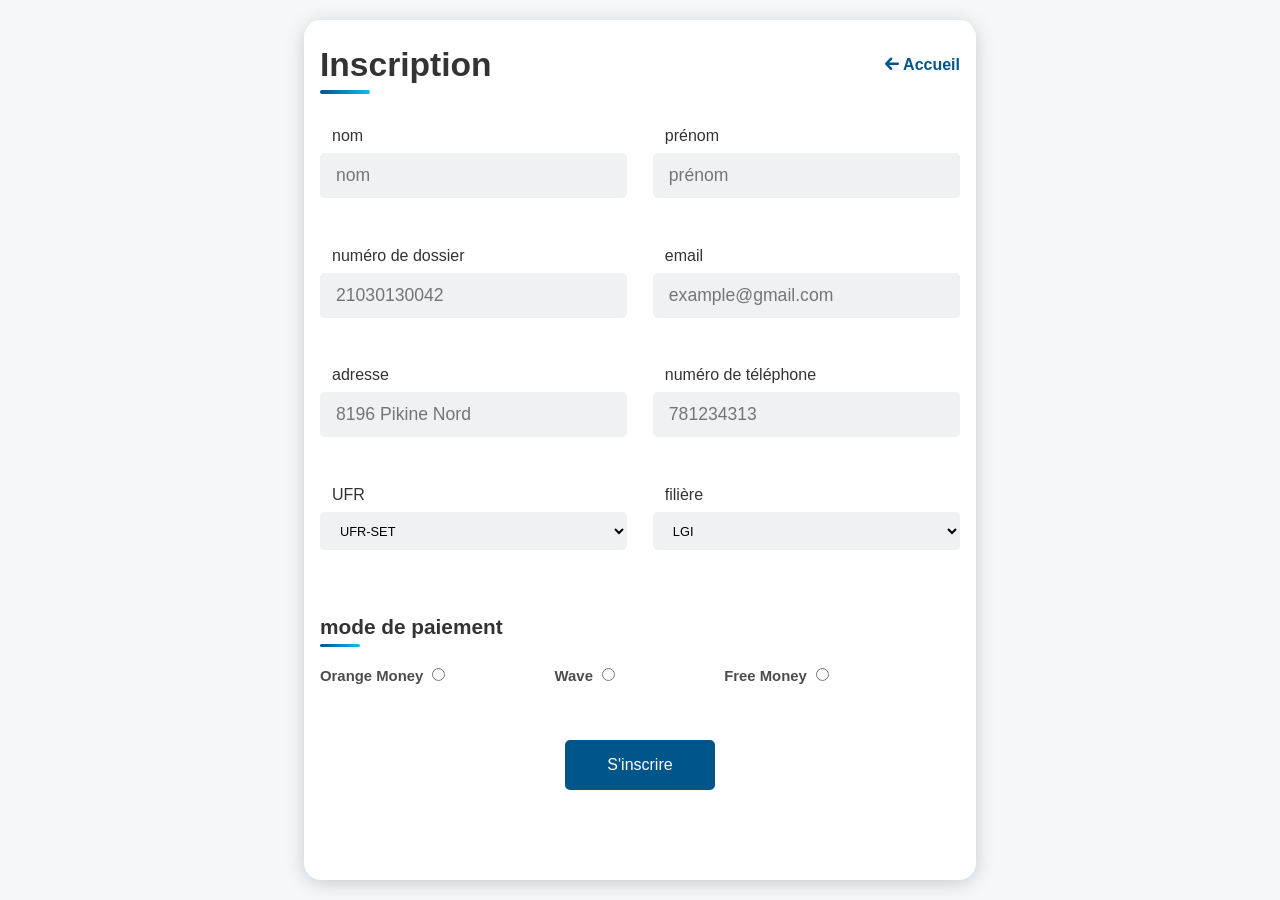
<file: inscrire.html>
<!DOCTYPE html>
<html lang="fr">

<head>
    <meta charset="UTF-8">
    <link rel="stylesheet" href="inscrire.css">
    <link rel="stylesheet" href="css/all.css">
    <link rel="stylesheet" href="fonts/fonts.css">
    <title>Inscription - Université Iba Der Thiam de Thiès (UIDT)</title>
</head>
<body>
    
    <div class="form-container">
        <div class="ins">
            <h1 style="display: flex; justify-content: space-between; width: 100%; align-items: center;">
                <span>Inscription</span>
                <a href="index.html" style="font-size: 1rem; text-decoration: none; color: #00558b; font-family: sans-serif;"><i class="fa-solid fa-arrow-left"></i> Accueil</a>
            </h1>
        </div>
        <form class="form_1" action="#">
            <div class="form-item b">
                <label for="nom">nom</label>
                <input type="text" name="nom" id="nom" placeholder="nom" required>
            </div>
            <div class="form-item b">
                <label for="prenom">prénom</label>
                <input type="text" name="prenom" id="prenom" placeholder="prénom" required>
            </div>
            <div class="form-item b">
                <label for="dossier">numéro de dossier</label>
                <input type="number" name="dossier" id="dossier" placeholder="21030130042" required>
            </div>
            <div class="form-item">
                <label for="email">email</label>
                <input type="email" name="email" id="email" placeholder="example@gmail.com" required>
            </div>
            <div class="form-item b">
                <label for="adresse">adresse</label>
                <input type="text" name="adresse" id="adresse" placeholder="8196 Pikine Nord" required>
            </div>
            <div class="form-item b">
                <label for="telephone">numéro de téléphone</label>
                <input type="number" name="telephone" id="telephone" placeholder="781234313" required>
            </div>
            <div class="form-item .a">
                <label for="ufr">UFR </label>
                <select class="ufr" name="ufr" id="ufr">
                    <option value="UFR-SET">UFR-SET</option>
                    <option value="UFR-SES">UFR-SES</option>
                    <option value="UFR-SANTE">UFR-SANTE</option>
                    <option value="UFR-SI">UFR-SI</option>
                </select>
            </div>
            <div class="form-item .a">
                <label for="filiere">filière </label>
                <select class="ufr" name="filiere" id="filiere">
                    <option value="LGI">LGI</option>
                    <option value="LMI">LMI</option>
                    <option value="LPC">LPC</option>
                    <option value="LSEE">LSEE</option>
                    <option value="MIO">MIO</option>
                    <option value="MTH">MTH</option>
                    <option value="LEA">LEA</option>
                    <option value="LAC">LAC</option>
                </select>
            </div>

            <div class="p-mobile">
                <div class="h3">
                  <h3>mode de paiement</h3>
                </div>
                <div class="opera">
                    <div class="om">
                        <label for="om">orange money</label>
                        <input type="radio" id="om" name="radio" required>
                    </div>
                    <div class="wave">
                        <label for="wave">wave</label>
                        <input type="radio" id="wave" name="radio">
                    </div>
                    <div class="free">
                        <label for="free">free money</label>
                        <input type="radio" id="free" name="radio">
                    </div>
                </div>
            </div>
            <div class="button">
              <input type="submit" name="submit" value="S'inscrire">
            </div>
        </form>
    </div>

    <script src="all.js"> </script>
</body>

</html>
</file>
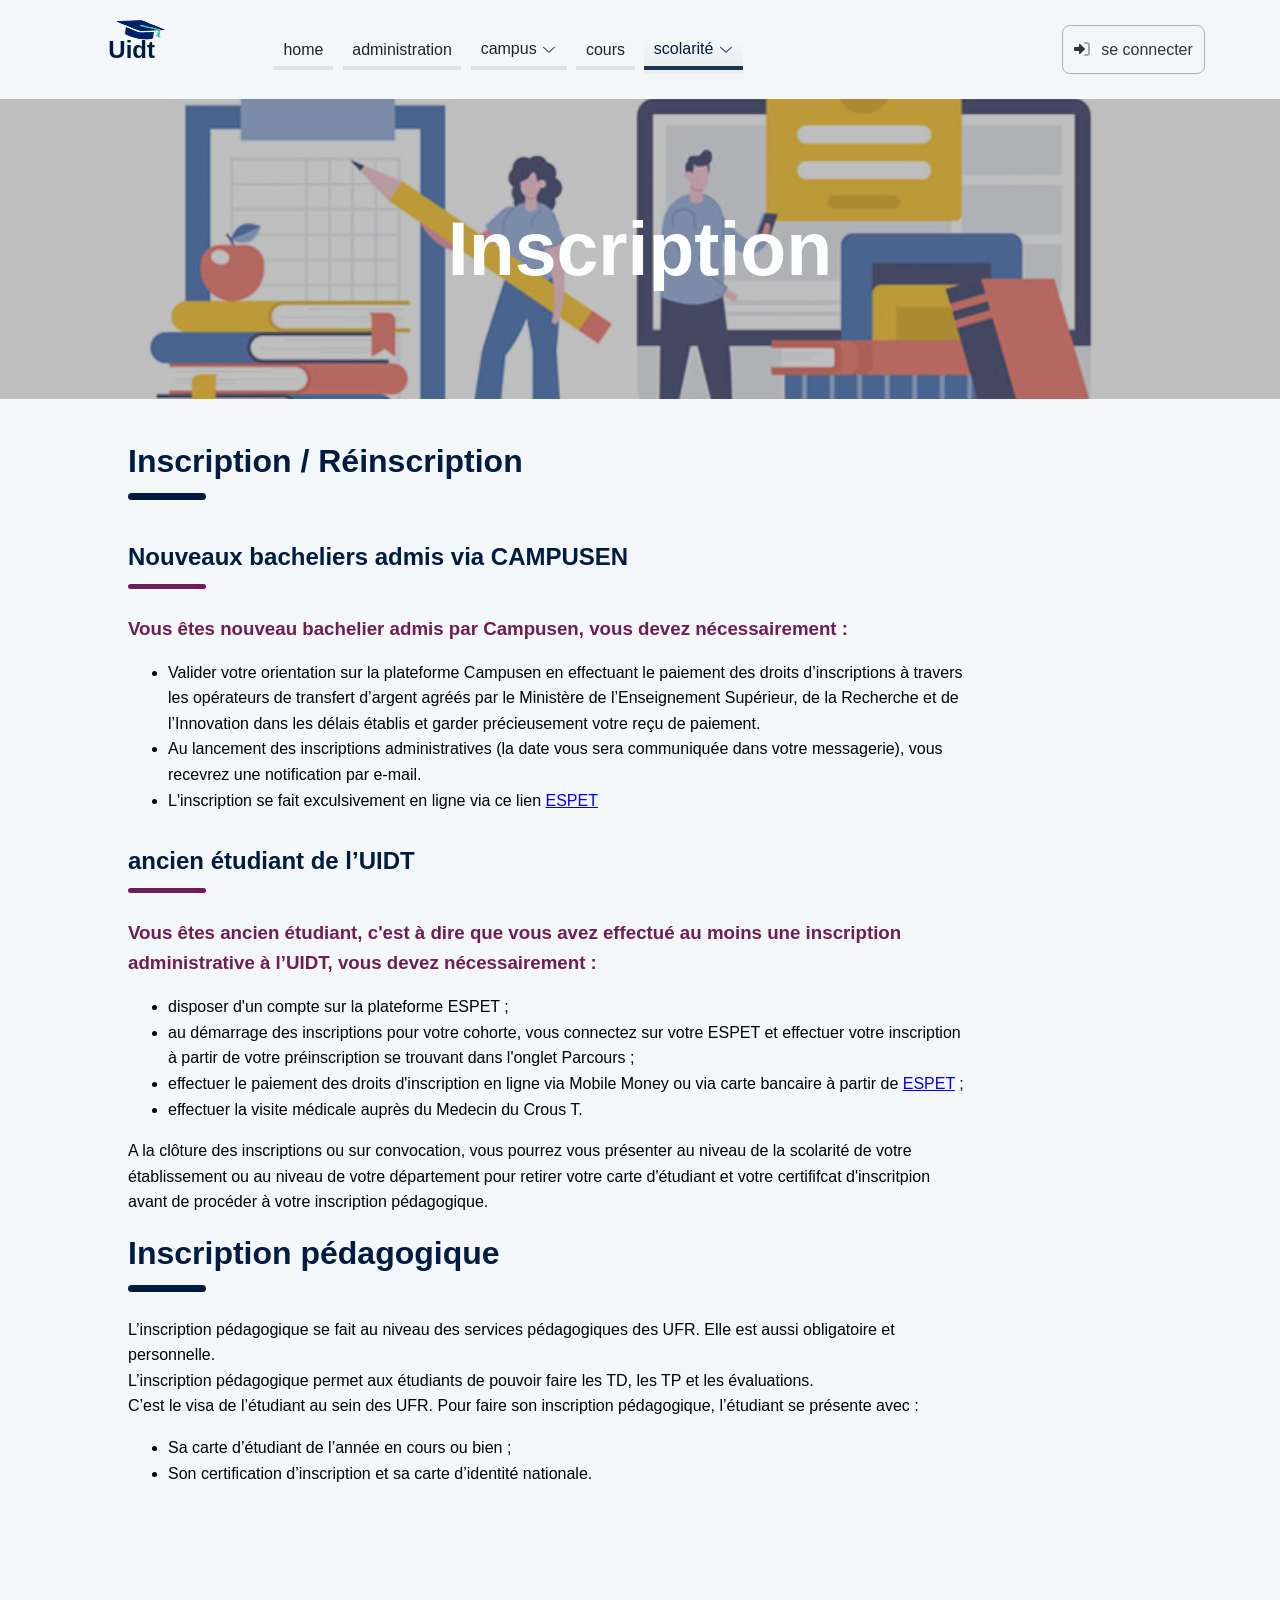
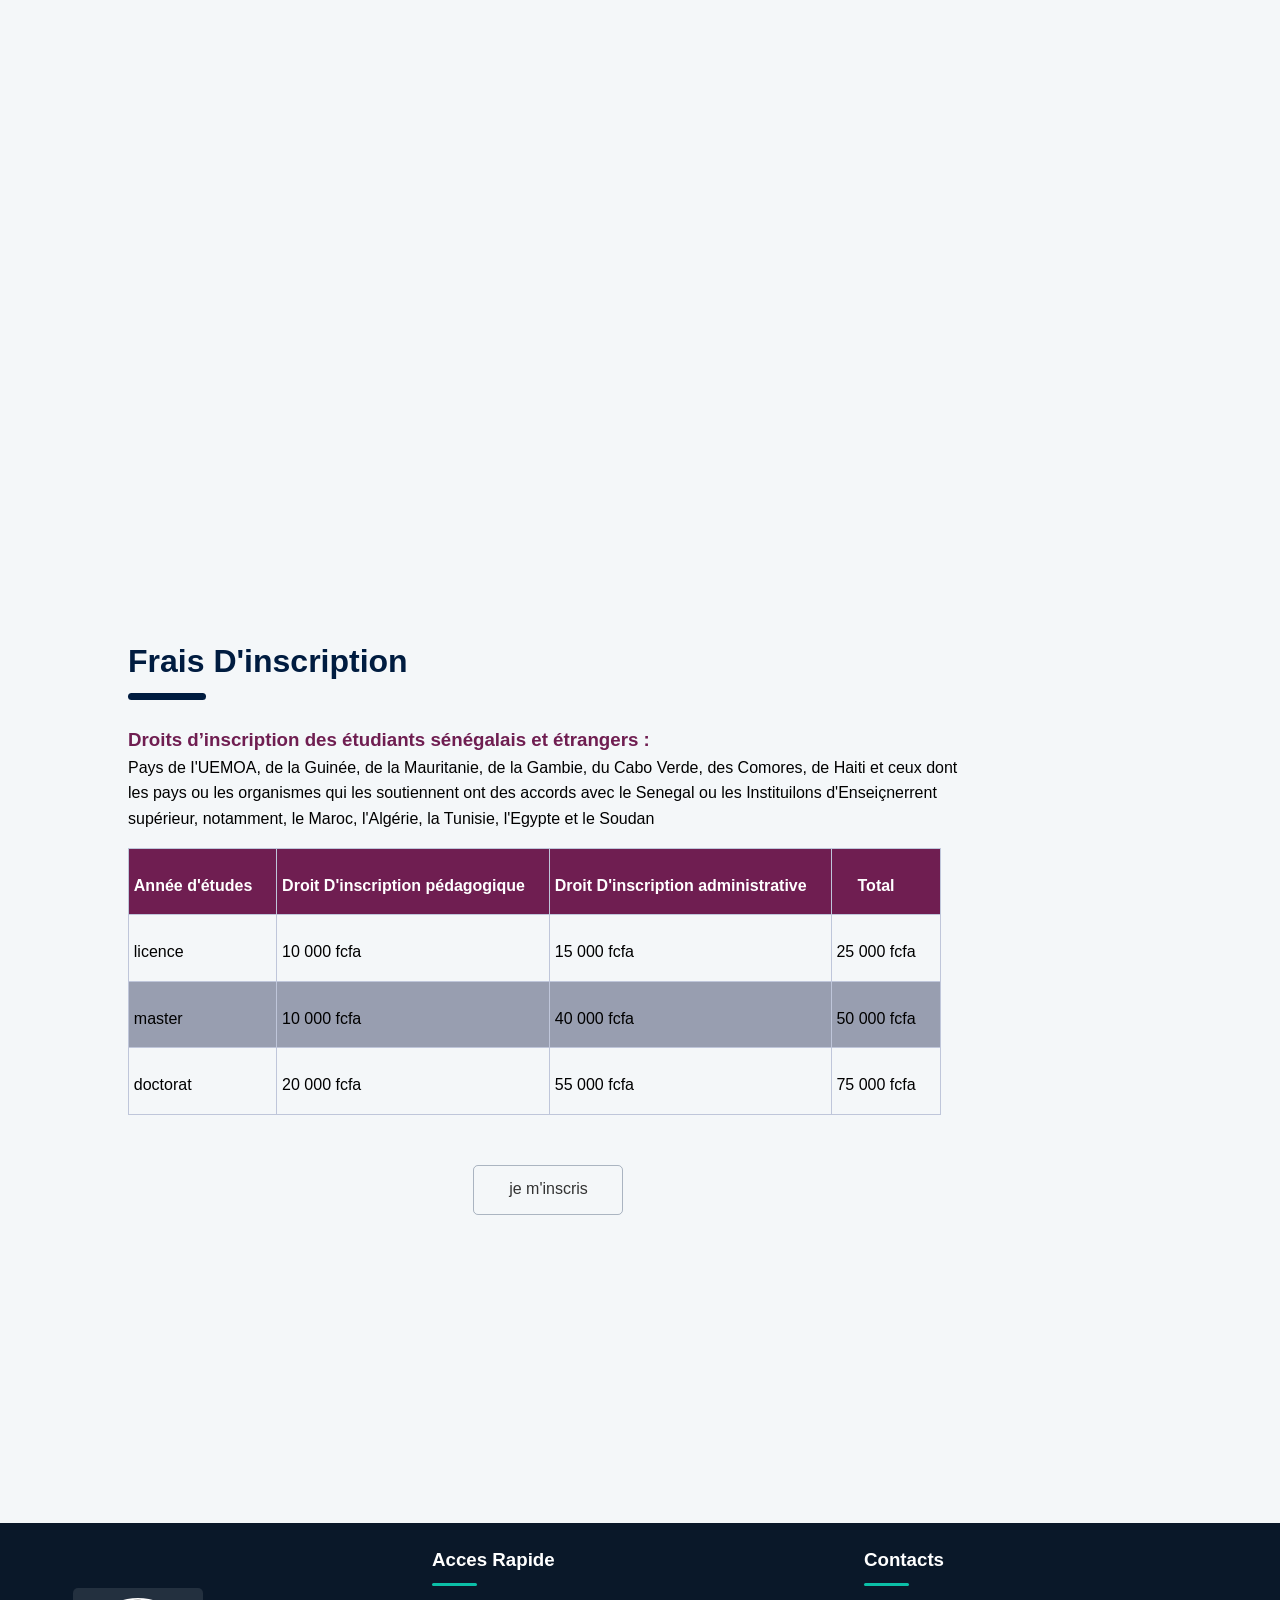
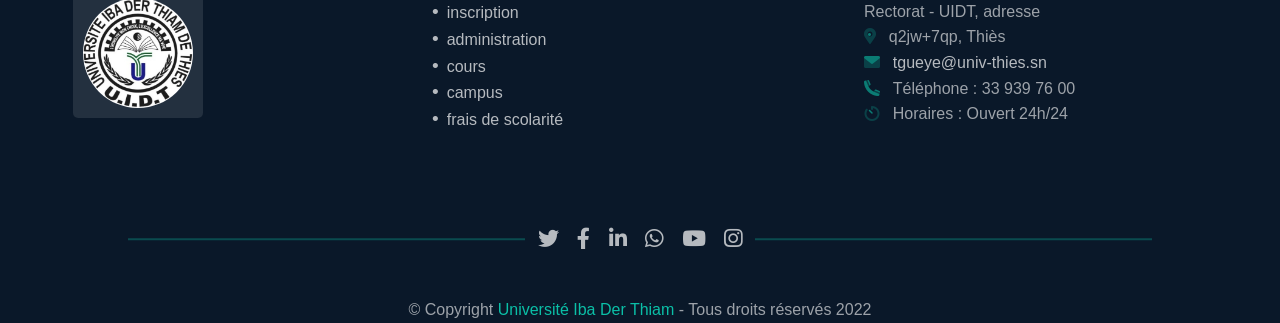
<file: scolarite.html>
<!DOCTYPE html>
<html lang="en">
<head>
    <meta charset="UTF-8">
    <title>Scolarité - Université Iba Der Thiam de Thiès (UIDT)</title>
    <link rel="stylesheet" href="links.css">
    <link rel="stylesheet" href="css/all.css">
    <link rel="stylesheet" href="scolarite.css">
    
</head>
<body>
     <!-- __________________________________HEADERS_________________________________ -->
     <header>
        <nav class="nav-container">

            <div class="menu-container">
                <div class="logo">
                    <a href="#"><img class="cap" src="images/diplo.webp" width="50px" height="35px"></a>
                    <div>Uidt</div>
                </div>
                <ul class="menu">
                    <li class="item"><a href="index.html" id="link">home</a></li>
                    <li class="item"><a href="admin.html" id="link">administration</a></li>
                    <li class="item _item_"><a href="campus.html" id="link">campus <i class="fa-light fa-chevron-down"></i></a>
                        <ul class="sub-menu m">
                            <li class="sub-item"><a href="campus.html">Lieux de vie et d'études</a></li>
                            <li class="sub-item"><a href="campus.html">Logement, transport</a></li>
                            <li class="sub-item"><a href="campus.html">Activités</a></li>
                            <li class="sub-item"><a href="campus.html">sport</a></li>
                            <li class="sub-item"><a href="campus.html">santé,social</a></li>
                        </ul>
                    </li>
                    <li class="item _item_"><a href="cours.html" id="link">cours</a></li>
                    <li class="item _item_"><a href="scolarite.html" id="link">scolarité <i class="fa-light fa-chevron-down"></i></a>
                        <ul class="sub-menu">
                            <li class="sub-item"><a href="scolarite.html">inscription</a></li>
                            <li class="sub-item"><a href="scolarite.html">frais de scolarité</a></li>
                            <li class="sub-item"><a href="scolarite.html">inscription pédagogique</a></li>
                        </ul>
                    </li>
                </ul>
            </div>
            <div class="login_search">
                <div class="login">
                    <span class="connexion"><a href="#"><i class="fa-duotone fa-right-to-bracket"></i> se connecter</a></span>
                </div>
            </div>
            
        </nav>
    </header>



    <div class="fnd" style="background: url('images/inscription.jpg') no-repeat 100% / 100%;">
        <div class="opaci"></div>
          <div class="i2">
            <h1>Inscription</h1>
          </div>
      </div>

    <div class="scol-container aside-linked">
        <div class="inscription" >
            <h1>Inscription / Réinscription</h1>
            <h2>Nouveaux bacheliers admis via CAMPUSEN</h2>
            <div>
                <h3>Vous êtes nouveau bachelier admis par Campusen, vous devez nécessairement :</h3>
                <ul>
                    <li>
                        Valider votre orientation sur la plateforme Campusen en effectuant le paiement des droits d’inscriptions à travers 
                        les opérateurs de transfert d’argent agréés par le Ministère de l’Enseignement Supérieur, de la Recherche et de l’Innovation
                        dans les délais établis et garder précieusement votre reçu de paiement.
                    </li>
                    <li>
                        Au lancement des inscriptions administratives (la date vous sera communiquée dans votre messagerie), 
                        vous recevrez une notification par e-mail.
                    </li>
                    <li>
                        L'inscription se fait exculsivement en ligne via ce lien <a href="inscrire.html">ESPET</a>
                    </li>
                </ul>
            </div>
            <h2>ancien étudiant de l’UIDT</h2>
            <div>
                <h3>Vous êtes ancien étudiant, c'est à dire que vous avez effectué au moins une inscription administrative à l’UIDT, vous devez nécessairement :</h3>
                <ul>
                    <li>
                        disposer d'un compte sur la plateforme ESPET ;
                    </li>
                    <li>
                        au démarrage des inscriptions pour votre cohorte, vous connectez sur votre ESPET et effectuer 
                        votre inscription à partir de votre préinscription se trouvant dans l'onglet Parcours ;
                    </li>
                    <li>
                        effectuer le paiement des droits d'inscription en ligne via Mobile Money ou via carte bancaire à partir de <a href="#">ESPET</a> ;
                    </li>
                    <li>
                        effectuer la visite médicale auprès du Medecin du Crous T.
                    </li>
                </ul>
                <div>
                    A la clôture des inscriptions ou sur convocation, vous pourrez vous présenter au niveau de la scolarité 
                    de votre établissement ou au niveau de votre département pour retirer votre carte d'étudiant et 
                    votre certififcat d'inscritpion avant de procéder à votre inscription pédagogique.
                </div>
            </div>
            <div class="ins-pedagog">
                <h1>Inscription pédagogique</h1>
                <div>
                    L’inscription pédagogique  se fait au niveau des services pédagogiques des UFR. 
                    Elle est aussi obligatoire et personnelle. <br>
                    L’inscription pédagogique permet aux étudiants de pouvoir faire les TD, les TP et les évaluations. <br>
                    C’est le visa de l’étudiant au sein des UFR. Pour faire son inscription pédagogique, l’étudiant se présente avec :
                    <ul>
                        <li>Sa carte d’étudiant de l’année en cours ou bien ;</li>
                        <li>Son certification d’inscription et sa carte d’identité nationale.</li>
                    </ul>
                </div>
            </div>
        </div>
        <div class="f-d-scolarite">
            <h1>Frais D'inscription </h1>
            <h3>Droits d’inscription des étudiants sénégalais et étrangers :</h3>
            <div>
                Pays de I'UEMOA, de la Guinée, de la Mauritanie, de la Gambie, du Cabo Verde, des Comores, de Haiti et ceux dont les pays ou les organismes qui les soutiennent ont des
                accords avec le Senegal ou les Instituilons d'Enseiçnerrent supérieur, notamment, le Maroc,
                l'Algérie, la Tunisie, l'Egypte et le Soudan
            </div>
            <table>
                <th>Année d'études</th>
                <th>Droit D'inscription pédagogique</th>
                <th>Droit D'inscription administrative</th>
                <th>Total</th>
                <tr>
                  <td>licence</td>
                  <td>10 000 fcfa</td>
                  <td>15 000 fcfa</td>  
                  <td>25 000 fcfa</td>  
                </tr>
                <tr>
                  <td>master</td>
                  <td>10 000 fcfa</td>
                  <td>40 000 fcfa</td>  
                  <td>50 000 fcfa</td>  
                </tr>
                <tr>
                  <td>doctorat</td>
                  <td>20 000 fcfa</td>
                  <td>55 000 fcfa</td>  
                  <td>75 000 fcfa</td>  
                </tr>
            </table>
            <div class="inscrir">
                <button>
                    <a href="inscrire.html">
                        je m'inscris
                    </a>
                </button>
            </div>

        </div>
        <div class="aside">
            
        </div>
    </div>
    <!-- ___________________________FOOTER__________________________________________________ -->
    <footer>
       
        <div class="ut-contain">
            <div class="ut ut-down">
                <img id="logo" src="images/uidt.jpg">
                <div class="cadre"></div>
            </div>
        </div>

        <div class="ft-box">
            <div >
                <h3>Acces Rapide</h3>
                <ul class="inside">
                    <li><a href="inscrire.html"><span>•</span>inscription</a></li>
                    <li><a href="admin.html"><span>•</span>administration</a></li>
                    <li><a href="cours.html"><span>•</span>cours</a></li>
                    <li><a href="campus.html"><span>•</span>campus</a></li>
                    <li><a href="scolarite.html"><span>•</span>frais de scolarité</a></li>
                </ul>
            </div>
        </div>

        <div class="ft-box ft-box2">
            <div>
                <h3>Contacts</h3>
                <div class="inside">
                    <div>Rectorat - UIDT, adresse</div>
                    <div class="adress"><i class="fa-duotone fa-location-dot"></i>q2jw+7qp, Thiès</div>
                    <div class="email"><a href="#"><i class="fa-duotone fa-envelope"></i>tgueye@univ-thies.sn</a></div>
                    <div><i class="fa-duotone fa-phone"></i>Téléphone : 33 939 76 00</div>
                    <div><i class="fa-duotone fa-timer"></i>Horaires : Ouvert 24h/24</div>
                </div>
            </div>
        </div>
        

        <div class="social-media">
            <div>
                <a href="#"><i class="fab fa-twitter"></i></a>
                <a href="#"><i class="fab fa-facebook-f"></i></a>
                <a href="#"><i class="fab fa-linkedin-in"></i></a>
                <a href="#"><i class="fab fa-whatsapp"></i></a>
                <a href="#"><i class="fab fa-youtube"></i></a>
                <a href="#"><i class="fab fa-instagram"></i></a>
            </div>
        </div>

        <div class="droit">
            <p>© Copyright <span>Université Iba Der Thiam</span> - Tous droits réservés 2022</p>
        </div>
    </footer>


    <script src="all.js"></script>
</body>
</html>
</file>
<file: inscrire.css>
body{
  background: #f5f8fa;
  /* background-color:#0c5989; */
  display: flex;
  width:100%;
  height:100vh;
  justify-content: center;
  -ms-align-items: center;
  align-items: center;
  font-family: 'Montserrat', sans-serif;
  color:#333;
  padding:0;
  margin:0;
  box-sizing: border-box;
}
.form-container{
  position: relative;
  display: flex;
  flex-wrap: wrap;
  background:white;
  width:50%;
  height: 92vh;
  align-items: space-between;
  padding:1rem;
  border-radius: 17px;
  box-shadow: 0px 3px 20px -1px rgba(0, 0, 0, 0.2);
}
.ins{
  position: relative;
  display: flex;
  width:100%;
  /* background:orange; */
  height:58px;
  align-items: center;
}
.ins::before{
  position: absolute;
  content:"";
  left:0;
  bottom:0;
  height:4.5px;
  width:50px;
  background: linear-gradient(90deg,#00558b,#0fbcf9);
  border-radius:2px;
}
.ins h1{
  font-size: 2.1rem;
}
.form_1{
  /* background: yellow; */
  position: relative;
  width:100%;
  height:85%;
  display: flex;
  flex-wrap: wrap;
  justify-content: space-between;
}
.form_1 .form-item{
  width:48%;
  /* background: orange; */
  display: flex;
  flex-direction: column;
}
.form-item label{
  font-size: 1rem;
  color:#333;
  padding-left: 12px;
  font-weight:500;
}
.form-item input{
  height:45px;
  padding:0 1rem;
  font-size: 1.1rem;
  border: none;
  border-radius: 5px;
  background:#f0f1f3;
  outline:none;
  margin: .5rem 0;
  box-sizing: border-box;
  transition: border .1s ease;

}
.form-item select{
  height:38px;
  padding:0 1rem;
  font-size: .8rem;
  border: none;
  border-radius: 5px;
  background:#f0f1f3;
  outline:none;
  margin: .5rem 0;
  box-sizing: border-box;
  transition: border .1s ease;

}
.form-item input:is(:focus), .form-item select:is(:focus){
  border-bottom:#0fbcf9 2.5px solid;
  border-radius: 0 0 4px 4px;
} 
.p-mobile{
  /* border:1px solid ; */
  width: 100%;
  min-height: 80px;
  position: relative;
  display: flex;
  flex-direction: column;
  flex-wrap: wrap;
  align-items: flex-start;
  justify-content: space-between;
  margin-bottom: .5rem;
  
}
.p-mobile .h3{
  width:100%;
  height: 30%;
  margin-top:.5rem;
  display: flex;
  align-items: center;
  position: relative;
}
.h3 h3{
  font-size: 1.3rem;
}
.h3::before{
  position: absolute;
  left: 0;
  bottom:0;
  content: "";
  width: 40px;
  height:3px;
  background: linear-gradient(90deg,#00558b,#0fbcf9);
  border-radius:2px;
}
.p-mobile .opera{
  position: relative;
  display: flex;
  width:80%;
  height: 50%;
  justify-content: space-between;
  font-size: .93rem;
  font-weight:bolder;
  color:rgba(0, 0, 0, 0.7);
  text-transform: capitalize;
}
.button{
  display: flex;
  width:100%;
  justify-content: center;
}
.button input{
  width:150px;
  height:50px;
  border:none;background: none;
  border-radius:5px;
  font-size: 1rem;
  background:#00558b;
  color:white;
}
.button input:hover{
  background: rgba(0, 85, 139,.91);
}

/* ______________________________RESPONSIVE DESIGN (MOBILE)______________________________ */
@media (max-width: 768px) {
    body {
        height: auto;
        min-height: 100vh;
        padding: 20px 10px;
        box-sizing: border-box;
    }
    .form-container {
        width: 100%;
        height: auto;
        padding: 1.5rem 1rem;
        border-radius: 10px;
    }
    .form_1 {
        height: auto;
        flex-direction: column;
        gap: 1rem;
    }
    .form_1 .form-item {
        width: 100%;
    }
    .p-mobile {
        height: auto;
        min-height: auto;
        gap: 10px;
    }
    .p-mobile .opera {
        width: 100%;
        flex-direction: column;
        gap: 10px;
    }
    .button {
        margin-top: 1rem;
    }
}
</file>
<file: fonts/fonts.css>
/* cyrillic-ext */
@font-face {
  font-family: 'Ubuntu';
  font-style: normal;
  font-weight: 300;
  font-display: swap;
  src: url(https://fonts.gstatic.com/s/ubuntu/v20/4iCv6KVjbNBYlgoC1CzjvWyNL4U.woff2) format('woff2');
  unicode-range: U+0460-052F, U+1C80-1C88, U+20B4, U+2DE0-2DFF, U+A640-A69F, U+FE2E-FE2F;
}
/* cyrillic */
@font-face {
  font-family: 'Ubuntu';
  font-style: normal;
  font-weight: 300;
  font-display: swap;
  src: url(https://fonts.gstatic.com/s/ubuntu/v20/4iCv6KVjbNBYlgoC1CzjtGyNL4U.woff2) format('woff2');
  unicode-range: U+0301, U+0400-045F, U+0490-0491, U+04B0-04B1, U+2116;
}
/* greek-ext */
@font-face {
  font-family: 'Ubuntu';
  font-style: normal;
  font-weight: 300;
  font-display: swap;
  src: url(https://fonts.gstatic.com/s/ubuntu/v20/4iCv6KVjbNBYlgoC1CzjvGyNL4U.woff2) format('woff2');
  unicode-range: U+1F00-1FFF;
}
/* greek */
@font-face {
  font-family: 'Ubuntu';
  font-style: normal;
  font-weight: 300;
  font-display: swap;
  src: url(https://fonts.gstatic.com/s/ubuntu/v20/4iCv6KVjbNBYlgoC1Czjs2yNL4U.woff2) format('woff2');
  unicode-range: U+0370-03FF;
}
/* latin-ext */
@font-face {
  font-family: 'Ubuntu';
  font-style: normal;
  font-weight: 300;
  font-display: swap;
  src: url(https://fonts.gstatic.com/s/ubuntu/v20/4iCv6KVjbNBYlgoC1CzjvmyNL4U.woff2) format('woff2');
  unicode-range: U+0100-024F, U+0259, U+1E00-1EFF, U+2020, U+20A0-20AB, U+20AD-20CF, U+2113, U+2C60-2C7F, U+A720-A7FF;
}
/* latin */
@font-face {
  font-family: 'Ubuntu';
  font-style: normal;
  font-weight: 300;
  font-display: swap;
  src: url(https://fonts.gstatic.com/s/ubuntu/v20/4iCv6KVjbNBYlgoC1CzjsGyN.woff2) format('woff2');
  unicode-range: U+0000-00FF, U+0131, U+0152-0153, U+02BB-02BC, U+02C6, U+02DA, U+02DC, U+2000-206F, U+2074, U+20AC, U+2122, U+2191, U+2193, U+2212, U+2215, U+FEFF, U+FFFD;
}
/* cyrillic-ext */
@font-face {
  font-family: 'Ubuntu';
  font-style: normal;
  font-weight: 400;
  font-display: swap;
  src: url(https://fonts.gstatic.com/s/ubuntu/v20/4iCs6KVjbNBYlgoKcg72j00.woff2) format('woff2');
  unicode-range: U+0460-052F, U+1C80-1C88, U+20B4, U+2DE0-2DFF, U+A640-A69F, U+FE2E-FE2F;
}
/* cyrillic */
@font-face {
  font-family: 'Ubuntu';
  font-style: normal;
  font-weight: 400;
  font-display: swap;
  src: url(https://fonts.gstatic.com/s/ubuntu/v20/4iCs6KVjbNBYlgoKew72j00.woff2) format('woff2');
  unicode-range: U+0301, U+0400-045F, U+0490-0491, U+04B0-04B1, U+2116;
}
/* greek-ext */
@font-face {
  font-family: 'Ubuntu';
  font-style: normal;
  font-weight: 400;
  font-display: swap;
  src: url(https://fonts.gstatic.com/s/ubuntu/v20/4iCs6KVjbNBYlgoKcw72j00.woff2) format('woff2');
  unicode-range: U+1F00-1FFF;
}
/* greek */
@font-face {
  font-family: 'Ubuntu';
  font-style: normal;
  font-weight: 400;
  font-display: swap;
  src: url(https://fonts.gstatic.com/s/ubuntu/v20/4iCs6KVjbNBYlgoKfA72j00.woff2) format('woff2');
  unicode-range: U+0370-03FF;
}
/* latin-ext */
@font-face {
  font-family: 'Ubuntu';
  font-style: normal;
  font-weight: 400;
  font-display: swap;
  src: url(https://fonts.gstatic.com/s/ubuntu/v20/4iCs6KVjbNBYlgoKcQ72j00.woff2) format('woff2');
  unicode-range: U+0100-024F, U+0259, U+1E00-1EFF, U+2020, U+20A0-20AB, U+20AD-20CF, U+2113, U+2C60-2C7F, U+A720-A7FF;
}
/* latin */
@font-face {
  font-family: 'Ubuntu';
  font-style: normal;
  font-weight: 400;
  font-display: swap;
  src: url(https://fonts.gstatic.com/s/ubuntu/v20/4iCs6KVjbNBYlgoKfw72.woff2) format('woff2');
  unicode-range: U+0000-00FF, U+0131, U+0152-0153, U+02BB-02BC, U+02C6, U+02DA, U+02DC, U+2000-206F, U+2074, U+20AC, U+2122, U+2191, U+2193, U+2212, U+2215, U+FEFF, U+FFFD;
}
/* cyrillic-ext */
@font-face {
  font-family: 'Ubuntu';
  font-style: normal;
  font-weight: 500;
  font-display: swap;
  src: url(https://fonts.gstatic.com/s/ubuntu/v20/4iCv6KVjbNBYlgoCjC3jvWyNL4U.woff2) format('woff2');
  unicode-range: U+0460-052F, U+1C80-1C88, U+20B4, U+2DE0-2DFF, U+A640-A69F, U+FE2E-FE2F;
}
/* cyrillic */
@font-face {
  font-family: 'Ubuntu';
  font-style: normal;
  font-weight: 500;
  font-display: swap;
  src: url(https://fonts.gstatic.com/s/ubuntu/v20/4iCv6KVjbNBYlgoCjC3jtGyNL4U.woff2) format('woff2');
  unicode-range: U+0301, U+0400-045F, U+0490-0491, U+04B0-04B1, U+2116;
}
/* greek-ext */
@font-face {
  font-family: 'Ubuntu';
  font-style: normal;
  font-weight: 500;
  font-display: swap;
  src: url(https://fonts.gstatic.com/s/ubuntu/v20/4iCv6KVjbNBYlgoCjC3jvGyNL4U.woff2) format('woff2');
  unicode-range: U+1F00-1FFF;
}
/* greek */
@font-face {
  font-family: 'Ubuntu';
  font-style: normal;
  font-weight: 500;
  font-display: swap;
  src: url(https://fonts.gstatic.com/s/ubuntu/v20/4iCv6KVjbNBYlgoCjC3js2yNL4U.woff2) format('woff2');
  unicode-range: U+0370-03FF;
}
/* latin-ext */
@font-face {
  font-family: 'Ubuntu';
  font-style: normal;
  font-weight: 500;
  font-display: swap;
  src: url(https://fonts.gstatic.com/s/ubuntu/v20/4iCv6KVjbNBYlgoCjC3jvmyNL4U.woff2) format('woff2');
  unicode-range: U+0100-024F, U+0259, U+1E00-1EFF, U+2020, U+20A0-20AB, U+20AD-20CF, U+2113, U+2C60-2C7F, U+A720-A7FF;
}
/* latin */
@font-face {
  font-family: 'Ubuntu';
  font-style: normal;
  font-weight: 500;
  font-display: swap;
  src: url(https://fonts.gstatic.com/s/ubuntu/v20/4iCv6KVjbNBYlgoCjC3jsGyN.woff2) format('woff2');
  unicode-range: U+0000-00FF, U+0131, U+0152-0153, U+02BB-02BC, U+02C6, U+02DA, U+02DC, U+2000-206F, U+2074, U+20AC, U+2122, U+2191, U+2193, U+2212, U+2215, U+FEFF, U+FFFD;
}
/* cyrillic-ext */
@font-face {
  font-family: 'Ubuntu';
  font-style: normal;
  font-weight: 700;
  font-display: swap;
  src: url(https://fonts.gstatic.com/s/ubuntu/v20/4iCv6KVjbNBYlgoCxCvjvWyNL4U.woff2) format('woff2');
  unicode-range: U+0460-052F, U+1C80-1C88, U+20B4, U+2DE0-2DFF, U+A640-A69F, U+FE2E-FE2F;
}
/* cyrillic */
@font-face {
  font-family: 'Ubuntu';
  font-style: normal;
  font-weight: 700;
  font-display: swap;
  src: url(https://fonts.gstatic.com/s/ubuntu/v20/4iCv6KVjbNBYlgoCxCvjtGyNL4U.woff2) format('woff2');
  unicode-range: U+0301, U+0400-045F, U+0490-0491, U+04B0-04B1, U+2116;
}
/* greek-ext */
@font-face {
  font-family: 'Ubuntu';
  font-style: normal;
  font-weight: 700;
  font-display: swap;
  src: url(https://fonts.gstatic.com/s/ubuntu/v20/4iCv6KVjbNBYlgoCxCvjvGyNL4U.woff2) format('woff2');
  unicode-range: U+1F00-1FFF;
}
/* greek */
@font-face {
  font-family: 'Ubuntu';
  font-style: normal;
  font-weight: 700;
  font-display: swap;
  src: url(https://fonts.gstatic.com/s/ubuntu/v20/4iCv6KVjbNBYlgoCxCvjs2yNL4U.woff2) format('woff2');
  unicode-range: U+0370-03FF;
}
/* latin-ext */
@font-face {
  font-family: 'Ubuntu';
  font-style: normal;
  font-weight: 700;
  font-display: swap;
  src: url(https://fonts.gstatic.com/s/ubuntu/v20/4iCv6KVjbNBYlgoCxCvjvmyNL4U.woff2) format('woff2');
  unicode-range: U+0100-024F, U+0259, U+1E00-1EFF, U+2020, U+20A0-20AB, U+20AD-20CF, U+2113, U+2C60-2C7F, U+A720-A7FF;
}
/* latin */
@font-face {
  font-family: 'Ubuntu';
  font-style: normal;
  font-weight: 700;
  font-display: swap;
  src: url(https://fonts.gstatic.com/s/ubuntu/v20/4iCv6KVjbNBYlgoCxCvjsGyN.woff2) format('woff2');
  unicode-range: U+0000-00FF, U+0131, U+0152-0153, U+02BB-02BC, U+02C6, U+02DA, U+02DC, U+2000-206F, U+2074, U+20AC, U+2122, U+2191, U+2193, U+2212, U+2215, U+FEFF, U+FFFD;
}
</file>
<file: links.css>
/* ________________________PREMIER FOND_______________________ */

.fnd{
    width:100%;
    position: relative;
    height: 300px;
    display: flex;
    justify-content: center;
    align-items: center;
    background-position: center  center;
    opacity: .8;
    margin-bottom:1.5rem;
    color:rgb(255, 255, 255);
}
.fnd div.i2{
    position: relative;
    z-index:999;
}
.fnd div h1{
    font-size: 4.7rem;
    padding: 0;
    margin: 0;
}
.opaci{
    position: absolute;
    width: 100%;
    height: 100%; 
    z-index: -1;
    background-color: rgba(0,0,0,.3);
}
/*__________________________________LOGO UIDT___________________________________ */
.ut {
    position: relative;
    width: 110px;
    height: 110px;
    margin: 70px 70px;
}

#logo {
    border-radius: 50%;
    width: 110px;
    height: 110px;
    cursor: pointer;
}

.cadre {
    position: absolute;
    left: -10px;
    top: -10px;
    width: 130px;
    height: 130px;
    border-radius: 5px;
    background: rgba(255, 255, 255, 0.1);
}

/* _____________________________________HEADER_____________________________________ */
.nav-container{
    display: flex;
    align-items: center;
    justify-content: space-between;
    width: 100%;
    height: 11vh;
    padding: 30px 75px;
    background-color: transparent;
    transition: all 0.3s ease;
}
.nav-container a{
    text-decoration:none;
    color:#333;
}
nav.sticky{
    /* background:yellow; */
    position: fixed;
    top:0;
    display: flex;
    align-items: center;
    justify-content: space-between;
    width:100%;
    height: 11vh;
    background-color:white;
    box-shadow: 0px 4px 15px -1px rgba(0, 0, 0, .15);
    padding:30px 75px;
    z-index: 1000;
    transition: box-shadow ,background-color .5s ease;
}
.menu-container{
    display:flex;
    justify-content: space-between;
    width:60%;
}
.menu-container .logo{
    display:flex;
    justify-content: space-between;
    position: relative;
    align-items: flex-end;
    position: relative;
    /* background:yellow; */
    width:80px;
}
.logo div{
    font-weight: 900;
    font-size:1.5rem;
    font-family: 'Arial Rounded MT Bold' , sans-serif;
    color: #001c40;
    /* background: red; */
    position: relative;

}
.cap{
    position: absolute;
    top:-45%;
    left:50%;
    transform: rotate(10deg);
}
.menu-container .menu {
    list-style: none;
    padding: 0;
    margin: 0;
    display: flex;
    justify-content: center;
    align-items: center;
}

.item {
    margin-right: .6rem;
    height: 40px;
    display: flex;
    justify-content: center;
    align-items: center;
}
.item a{
    color: #222;
    padding:.7rem .6rem;
    font-size:1rem;
    
}


.item a:hover {
    color: #001c40;
    transition: all .2s ease;
    position: relative;
}

.item::before {
    position: absolute;
    content: "";
    left: 0;
    bottom: 0;
    height: 3.5px;
    width: 0%;
    background:#001c40; 
    z-index: 991;
    transition: all .4s ease;
}

.item::after {
    position: absolute;
    content: "";
    left: 0;
    bottom: 0;
    height: 3.5px;
    width: 100%;
    background: rgba(137, 145, 165, 0.2);
    z-index: 991;
    transition: all .4s ease;
}


.item:not(.is-active):hover::before{
    width: 100%;
}
.item.is-active::before{
    width: 100%;
}
.is-active>a{
   color: #001c40;
   background: linear-gradient(to top , rgba(0, 0, 0,.035) 20%,rgba(255, 255, 255,.085) 80% );
   transition: all .3s ease;
   /* background-color: red; */
}


.sub-menu {
    position: absolute;
    top: 100%;
    left: 0;
    min-width: 230px;
    min-height: 90px;
    background: white;
    border-radius: 5px;
    box-shadow: 2px 2px 20px rgba(79, 129, 203, .2);
    font-size: 1rem;
    padding: 0 1rem 1.4rem 1rem;
    z-index: 999;
    margin-top: .5px;
    transform: translateY(15%);
    transform-origin: top;
    transition: all .2s ease;
    /* background: red; */
    opacity: 0;
    visibility: hidden;
}

.sub-menu.m {
    width: 300px;
}

.item {
    position: relative;
}

._item_:hover .sub-menu {
    visibility: visible;
    transform: translateY(0);
    opacity: 1;

}

.menu-container .menu .sub-menu li {
    display: flex;
}

.sub-menu li:not(:last-child) {
    display: flex;
    border-bottom: 1px solid rgba(137, 145, 165, 0.3);
}
.sub-menu li a {
    padding: .7rem 0;
    transition: all .3s linear;
    width: 100%;
}

.sub-menu li a:hover {
    transform: translateX(8px);
    color:black;
}

.fa-chevron-down {
    font-size: .85rem;
    color: #001c40;
    padding: 2px;
    transition: all .3s ease;
}

.item:hover .fa-chevron-down {
    transform: rotate(-180deg);
}

.login span {
    display: flex;
}

.login span a {
    position: relative;
    /* background: white; */
    padding: .65rem .7rem;
    border-radius: 8px;
    border:1.5px solid rgba(0, 28, 64,.3);
    box-shadow: 0 1px 3px  rgba(0,0,0,.015);
    transition: all .4s ease;
    overflow: hidden;
}

.login span a:hover {
    color: white;
    transition: all .3s ease;
    background:#001c40; 
    position: relative;
    z-index: 2;
}

.fa-right-to-bracket{
    padding-right: .4rem;
}




/* ______________________________ASIDE_________________________________________ */

.aside .nav-aside{
    border-left: 1px solid rgba(0, 28, 64,.2);
    position: sticky;
    top:25%;
    left:100%;
    height: 240px;
    width: 250px;
    display: flex;
    font-size: .9rem;
}
.aside ul{
    position: relative;
    list-style: none;
    margin: 0;
    padding: 0;
    width:100%;
    height:90%;
    top:50%;
    transform: translateY(-50%);
    /* background: orange; */


}
.aside ul li{
    width:100%;
    display: flex;
    height:calc(100% / 4);
    display: flex;
    align-items: center;
    position: relative;
    
}
.aside ul li a{
    width:100%;
    height:100%;
    text-decoration: none;
    color:black;
    padding:0 1rem;
    position: relative;
    margin-left:-2.5px;
}
.aside ul li a:not(.active):hover{
    background-color:rgba(176, 176, 176,.2); 
    border-left:4px solid rgba(0, 28, 64,.2);
    transition: all .1s ease;
}

.aside ul li a::before{
    position: absolute;
    top:50%;
    transform:translateY(-50%);
    content:attr(contain);
}
.nav-aside ul li .active{
    background-color:rgba(228, 222, 219,.7); 
    border-left:4px solid #6f1e51;
    transition: all .2s ease;
}

/* ______________________________FOOTER__________________________________ */

footer {
    background:#0a1829;
    display:grid;
    height:400px;
    position: relative;
    grid-template: 65% 80px 1fr / 1fr 1fr 1fr ;
    color:white;
    gap:1rem;
    padding:1rem;
   
}
.ut-contain{
    display: flex;
    align-items: center;
    position: relative;
    /* background-color: red; */
}
.ut-down{
    margin:0;
    left:20% 
}
footer a{
    color:rgba(255, 255, 255,.7);
}
.ft-box{
    display: flex;
    /* background: orange; */
    line-height: 1.4;
}
.ft-box h3{
    padding: 1.5rem 0 .8rem;
    /* background-color: yellow; */
    position: relative;
}
.ft-box h3::before{
    position: absolute;
    content:"";
    left:0;
    bottom:0;
    height: 3px;
    width:45px;
    background: #000;
    background-color: #0bbfa7;
    border-radius:2px;
}

.inside{
    margin-top:.8rem;
    /* background: yellow; */
    color:rgba(255, 255, 255,.6);
}
.inside div{
    line-height: 1.6;
}
.inside span{
    font-size: 1.2rem;
    padding-right:8px;
}
footer a:hover{
    color:#0bbfa7;
    transition:all .3s ease;
}
.email a{
    padding:0;
}
.inside .fa-duotone{
    padding-right: .8rem;
    color:rgba(11, 191, 167,.6);
}
.social-media , .droit{
    grid-column:1/-1;
    display: flex;
    align-items: flex-end;
    justify-content: center;
    position: relative;
}
.droit {
    color:rgba(255, 255, 255,.6);
}
.droit span{
    color:#0bbfa7;
    font-size: 1rem;
    /* font-weight: 600; */
}
.social-media{
    align-items: center;
}
.social-media div{
    display: flex;
    position: relative;
    width: 230px;
    justify-content: space-between;
    padding:0 .8rem;
    background:#0a1829;
    z-index: 1;

}
.social-media::before{
    position: absolute;
    content:"";
    left:50%;
    top:50%;
    transform: translate(-50%,-50%);
    height:1.5px;
    width:80%;
    background-color: rgba(11, 191, 167,.3);
}
.social-media a{
    font-size: 21px;
}

/* ______________________________RESPONSIVE DESIGN (MOBILE)______________________________ */
@media (max-width: 768px) {
    /* Header & Navigation */
    header {
        height: auto !important;
        padding: 10px !important;
    }
    header.head {
        height: auto;
        padding: 15px;
    }
    .nav-container {
        flex-direction: column;
        height: auto;
        padding: 15px !important;
        position: relative;
    }
    .menu-container {
        width: 100%;
        flex-direction: column;
        align-items: center;
        gap: 15px;
    }
    .menu-container .logo {
        width: auto;
        justify-content: center;
        align-items: center;
    }
    .cap {
        position: static;
        transform: none;
        margin-right: 8px;
    }
    .menu-container .menu {
        flex-direction: column;
        width: 100%;
        gap: 8px;
    }
    .item {
        margin-right: 0;
        width: 100%;
        text-align: center;
        height: auto;
    }
    .item a {
        padding: 8px 10px;
        width: 100%;
        display: block;
    }
    .item::after {
        display: none; /* Désactiver la barre sous les items sur mobile */
    }
    .sub-menu {
        position: static;
        width: 100% !important;
        opacity: 1;
        visibility: visible;
        transform: none;
        box-shadow: none;
        padding: 0;
        margin-top: 5px;
        background: rgba(0, 0, 0, 0.03);
        border-radius: 4px;
    }
    .sub-menu li a {
        padding: 8px 15px;
        text-align: center;
    }
    .sub-menu li a:hover {
        transform: none;
    }
    .login_search {
        margin-top: 15px;
        width: 100%;
        display: flex;
        justify-content: center;
    }
    nav.sticky {
        position: static;
        height: auto;
        padding: 15px !important;
        box-shadow: none;
    }

    /* Bannières .fnd */
    .fnd {
        height: 180px;
    }
    .fnd div h1 {
        font-size: 2.2rem;
        text-align: center;
    }

    /* Aside Navigation (Scroll Spy) - Masqué ou réarrangé sur mobile */
    .aside {
        display: none !important;
    }

    /* Footer */
    footer {
        grid-template: auto auto auto / 1fr;
        height: auto;
        gap: 2rem;
        padding: 2rem 1rem;
    }
    .ut-contain {
        justify-content: center;
    }
    .ut-down {
        left: 0;
        margin: 0 auto;
    }
    .ft-box {
        justify-content: center;
        text-align: center;
        width: 100%;
    }
    .ft-box h3::before {
        left: 50%;
        transform: translateX(-50%);
    }
    .inside {
        display: flex;
        flex-direction: column;
        align-items: center;
    }
    .social-media div {
        margin: 0 auto;
        width: 100%;
        justify-content: center;
        gap: 15px;
    }
}
</file>
<file: scolarite.css>
*:not(ul){
    padding:0;
    margin:0;
    box-sizing: border-box;
}
body{
    font-family: Ubuntu, Cantarell, 'Open Sans', 'Helvetica Neue', sans-serif;
    line-height: 1.6;
    background:#f4f7f9;
    width:100%;
}
table,th,tr,td{
    border-collapse:collapse;
    border: 1px solid #bfc6da;
}
table{
    margin-top:1rem;
}
th{
    background-color: #6f1e51;
    color:white;
}
tr:nth-child(odd){
    background-color:#989eb0; ;
}
th,tr,td{
    padding:1.5rem 1.5rem 1rem .3rem;
}

.scol-container{
    width:90%;
    min-height:300vh;
    position: relative;
    left:10%;
    /* border:1px solid ; */
    display: grid;
    grid-template-columns:1fr 27%;
    grid-template-rows:minmax(100vh,1fr) 100vh;
}
.scol-container>*{
    margin-bottom:75px;
}
.aside{
    grid-row:1 /-1;
    grid-column: 2 / span 1;
}
.scol-container h1,.scol-container h2{
    padding:.8rem 0;
    position: relative;
    color:#001c40;
    margin-bottom: 25px;
    /* background-color: aquamarine; */
}
.scol-container h3{
    color: #6f1e51;
}
.scol-container h1::before ,.scol-container h2::before{
    position: absolute;
    left:0;
    bottom:0;
    content: "";
}
.scol-container h1::before{
    height:7px;
    width:78px;
    background: #001c40;
    border-radius:5px;
}
.scol-container h2::before{
    height:5px;
    width:78px;
    background:#6f1e51;
    border-radius:5px;
}

.inscrir{
    width:100%;
    height:150px;
    display: flex;
    justify-content: center;
    align-items: center;
}
.inscrir button{
    width:150px;
    height:50px;
    position: relative;
    padding:0;
    font-size: 1rem;
    background:none;
    /* border:1.5px solid ; */
    border:1.5px solid rgba(0, 28, 64,.3);
    border-radius:5px;
    transition: all .2s ease;
}
.inscrir button:hover{
    background-color: #001c40;
    border:1.5px solid white;
}
.inscrir button:hover a{
    color:white;
    text-decoration-line: underline;
}
.inscrir button a{
    display: inline-block;
    width:100%;
    height: 100%;
    line-height:2.9;
    /* background: yellow; */
    text-decoration: none;
    color:#333;
    transition: all .2s ease;
}
footer ul{
    list-style: none;
    padding:0;
    margin:0;
}
footer a{
    text-decoration: none;
}

/* ______________________________RESPONSIVE DESIGN (MOBILE)______________________________ */
@media (max-width: 768px) {
    .scol-container {
        grid-template-columns: 1fr;
        grid-template-rows: auto;
        width: 100%;
        left: 0;
        padding: 1rem;
        margin-top: 1rem;
    }
    .scol-container > * {
        margin-bottom: 2rem;
    }
    .scol-container h1 {
        font-size: 1.8rem;
    }
    .scol-container h2 {
        font-size: 1.4rem;
    }
    
    /* Tableaux responsifs */
    table {
        display: block;
        width: 100%;
        overflow-x: auto;
        white-space: nowrap;
    }
    th, tr, td {
        padding: 1rem 0.8rem;
    }
}
</file>
